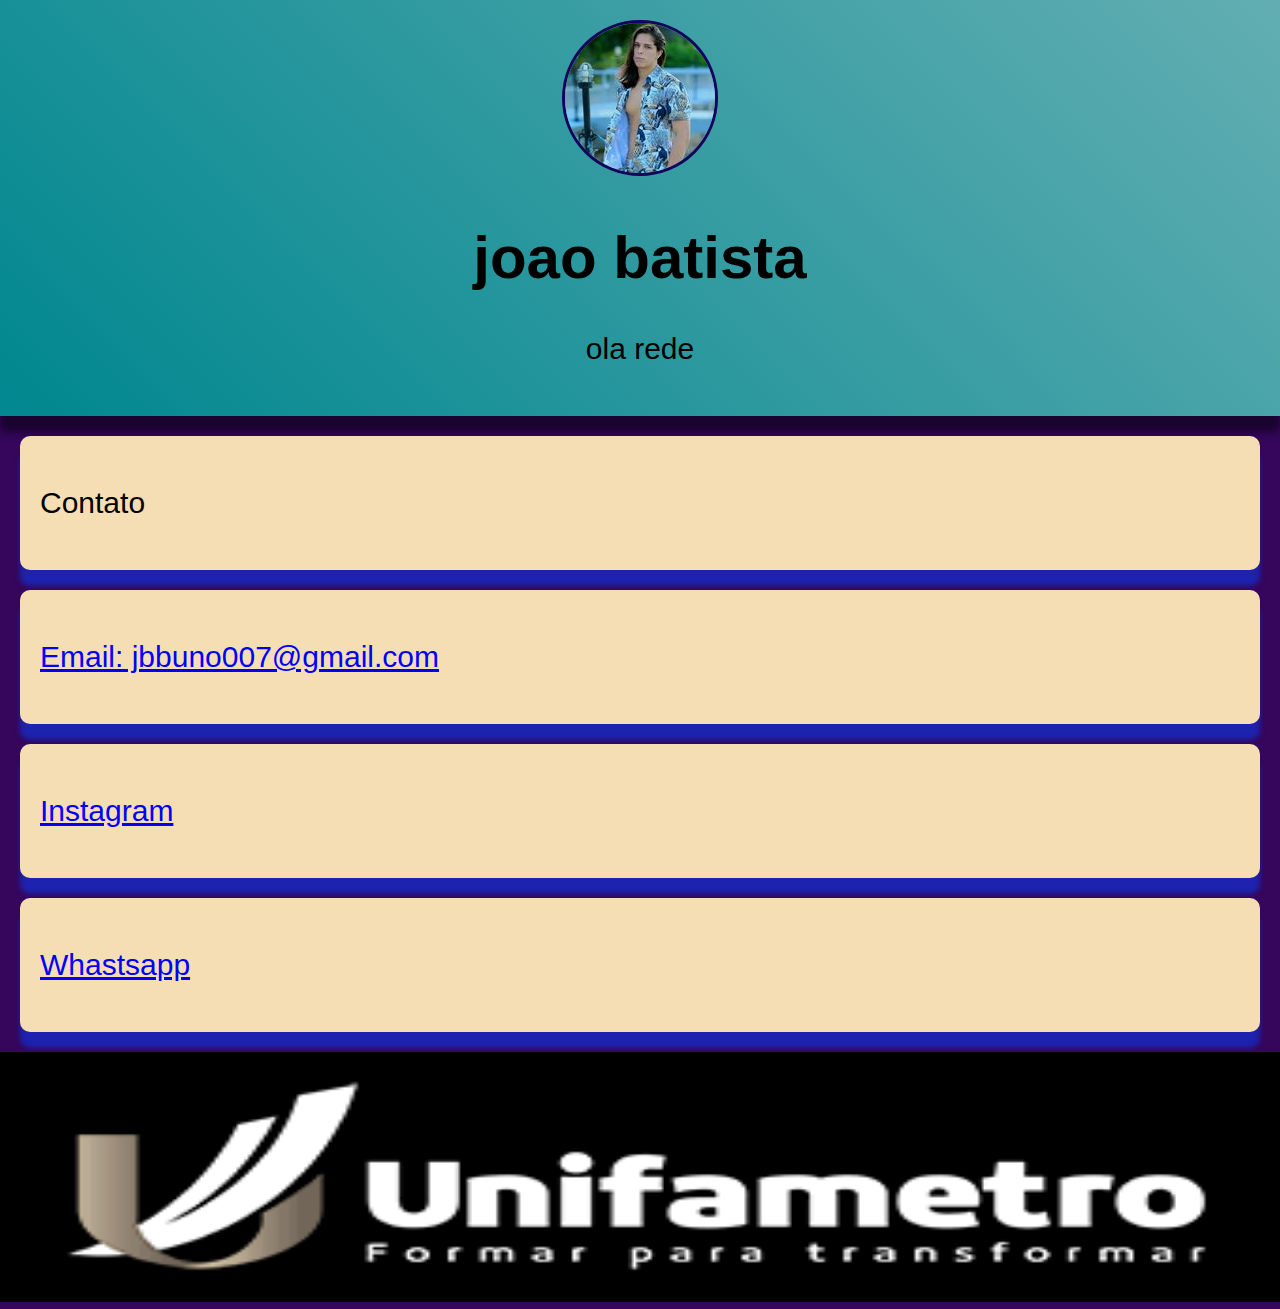
<file: curriculo/index.html>
<!DOCTYPE html>
<html lang="en">
<head>
    <meta charset="UTF-8">
    <title>Document</title>
    <link rel="stylesheet" href="style.css">
</head>
<body>
    <header>
        <img src="jb.jpg" alt="joao batista">
        <h1>joao batista</h1>
        <p>ola rede</p>
    </header>
    <div><section ><p>Contato</p></section>
        <section ><p> <a href="mailto:jbbuno007@gmail.com">Email: jbbuno007@gmail.com </a></p></section>
        <section><p><a target="_blank" href="https://www.instagram.com/joao__batist4/"> Instagram</a></p></section>
        <section><p><a target="_blank" href="https://wa.me/5585986654154?text=ola">Whastsapp</a></p</section>
    </div>
    <footer><img src="images.png" ></footer>
</body>
</html>
</file>
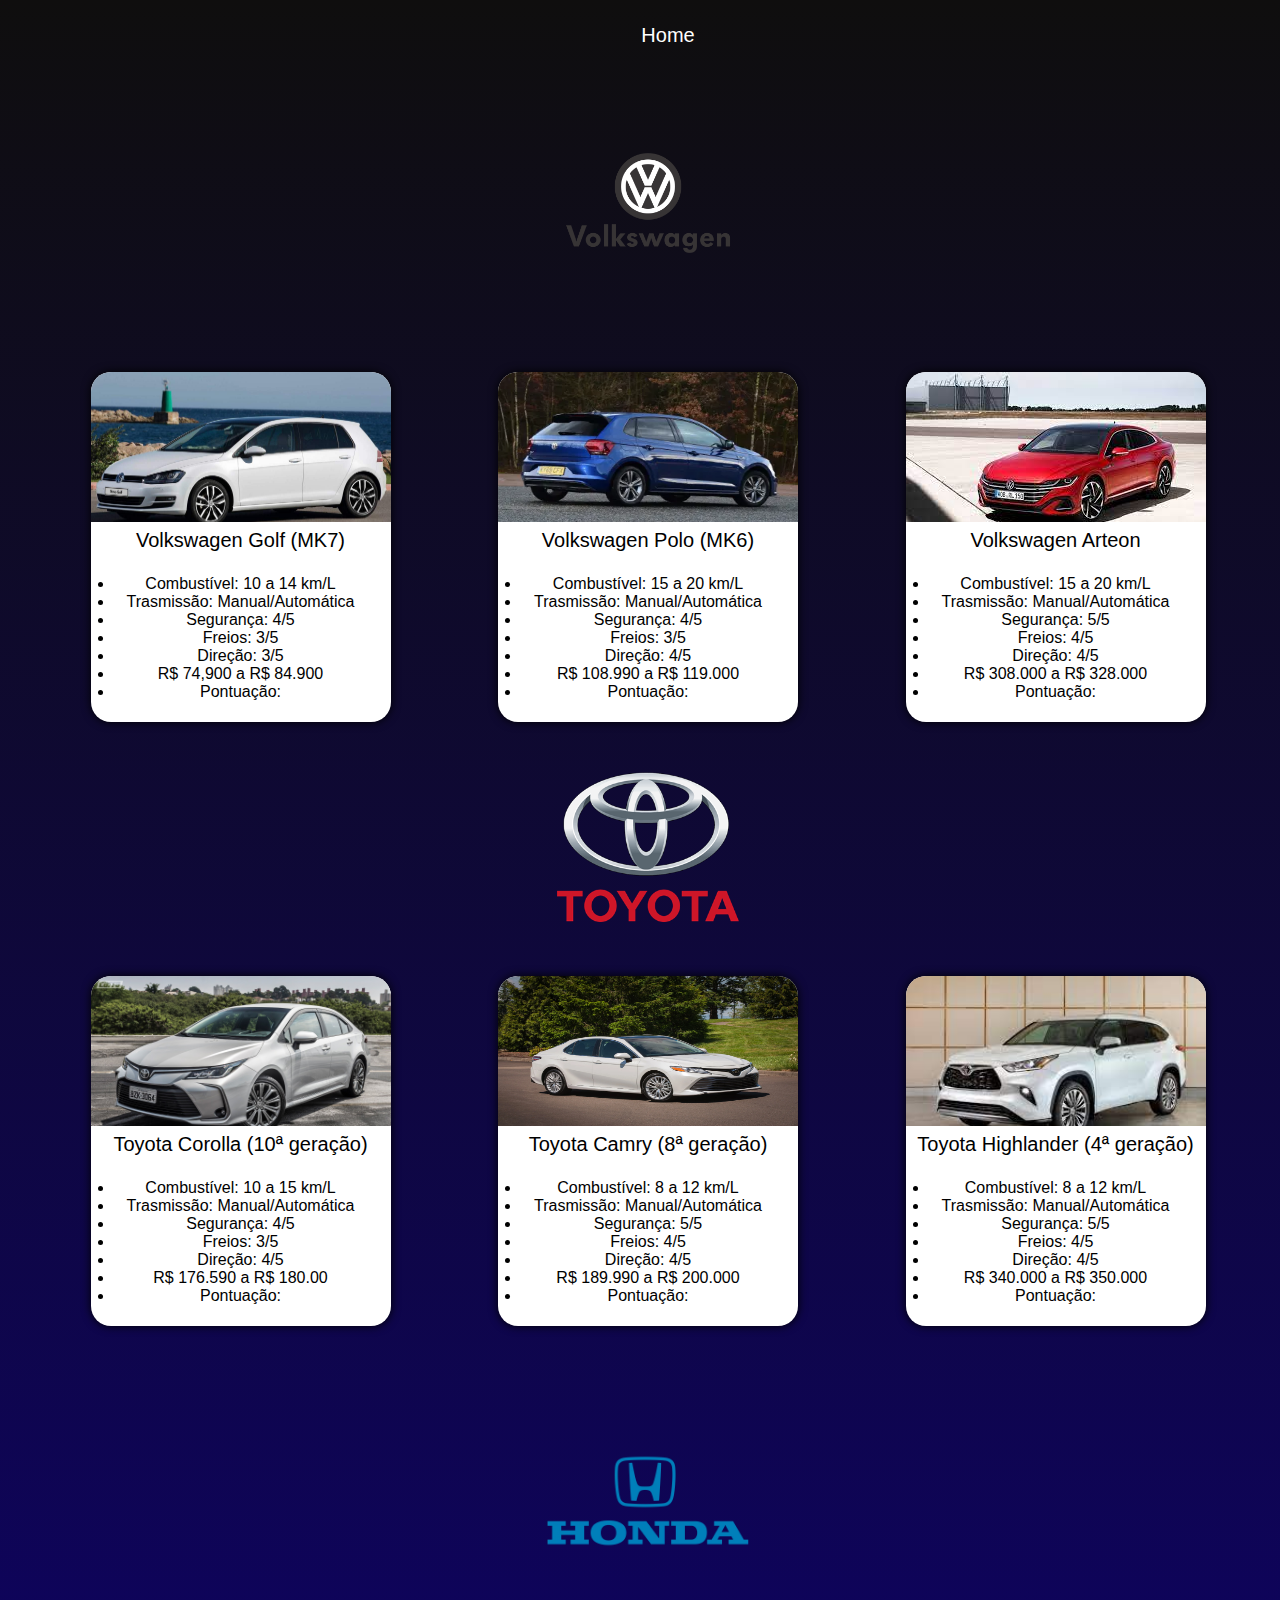
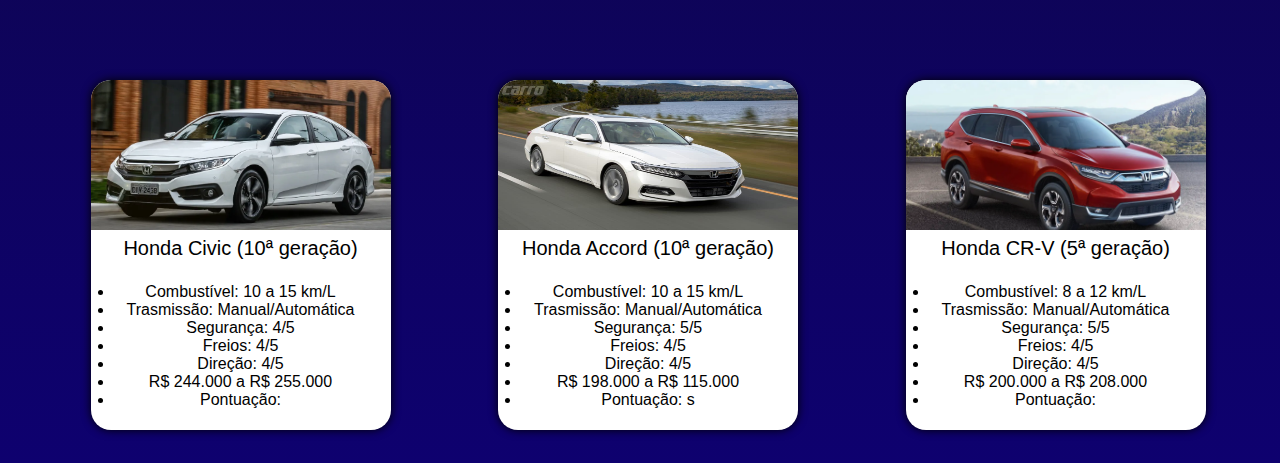
<file: prova/atual.html>
<!DOCTYPE html>
<html lang="en">
<head>
     <meta charset="UTF-8">
     <meta name="viewport" content="width=device-width, initial-scale=1.0">
     <title>Atual</title>
     <link rel="stylesheet" href="css/atual_style.css">
     <link rel="stylesheet" href="https://cdnjs.cloudflare.com/ajax/libs/font-awesome/6.4.2/css/all.min.css" integrity="sha512-z3gLpd7yknf1YoNbCzqRKc4qyor8gaKU1qmn+CShxbuBusANI9QpRohGBreCFkKxLhei6S9CQXFEbbKuqLg0DA==" crossorigin="anonymous" referrerpolicy="no-referrer" />
</head>
<body>
     <header class="header">
          <div class="navbar">
               <ul>
                    <li><a href="index.html">Home</a></li>
               </ul>
          </div>	
     </header>

     <center><img src="img/logo/volkswagen-logo-transparent-free-png.webp" style="padding: 15px;" height="250px"</center>
     <div class="container">
          <div class="card">
               <div class="card-header">
                    <img src="img/atual/Volkswagen Golf (MK7).jpg", height="180px">
               </div>
               <div class="card-body">
                    Volkswagen Golf (MK7)
               </div>
               <div class="card-info">
                         <li>Combustível: 10 a 14 km/L</li>
                         <li>Trasmissão:  Manual/Automática</li>
                         <li>Segurança: 4/5</li>
                         <li>Freios: 3/5</li>
                         <li>Direção: 3/5</li>
                         <li>R$ 74,900 a R$ 84.900</li>
                         <li>Pontuação:
                              <i class="fa-solid fa-star" style="color: #eeff00;"></i>
                              <i class="fa-solid fa-star" style="color: #eeff00;"></i>
                              <i class="fa-solid fa-star" style="color: #eeff00;"></i>
                              <i class="fa-solid fa-star-half-stroke" style="color: #eeff00;"></i>
                              <i class="fa-solid fa-star"></i>
                         </li>
               </div>
  
          </div>
          <div class="card">
               <div class="card-header">
                    <img src="img/atual/Volkswagen Polo (MK6).webp", height="150px">
               </div>
               <div class="card-body">
                    Volkswagen Polo (MK6)
               </div>
               <div class="card-info">
                    <li>Combustível: 15 a 20 km/L</li>
                    <li>Trasmissão: Manual/Automática</li>
                    <li>Segurança: 4/5</li>
                    <li>Freios: 3/5</li>
                    <li>Direção: 4/5</li>
                    <li>R$ 108.990 a R$ 119.000</li>
                    <li>Pontuação:
                         <i class="fa-solid fa-star" style="color: #eeff00;"></i>
                         <i class="fa-solid fa-star" style="color: #eeff00;"></i>
                         <i class="fa-solid fa-star" style="color: #eeff00;"></i>
                         <i class="fa-solid fa-star" style="color: #eeff00;"></i>
                         <i class="fa-solid fa-star"></i>
                    </li>
               </div>
          </div>
          <div class="card ">
               <div class="card-header">
                    <img src="img/atual/Volkswagen Arteon.jpg">
               </div>
               <div class="card-body">
                    Volkswagen Arteon
               </div>
               <div class="card-info">
                    <li>Combustível:  15 a 20 km/L</li>
                    <li>Trasmissão: Manual/Automática</li>
                    <li>Segurança: 5/5</li>
                    <li>Freios: 4/5</li>
                    <li>Direção: 4/5</li>
                    <li>R$ 308.000 a R$ 328.000</li>
                    <li>Pontuação:
                         <i class="fa-solid fa-star" style="color: #eeff00;"></i>
                         <i class="fa-solid fa-star" style="color: #eeff00;"></i>
                         <i class="fa-solid fa-star" style="color: #eeff00;"></i>
                         <i class="fa-solid fa-star" style="color: #eeff00;"></i>
                         <i class="fa-solid fa-star"></i>
                    </li>
               </div>

          </div>
     </div>
     <center><img src="img/logo/logo to.png" style="padding: 25px;" height="150px"</center>
     <div class="container" >
          <div class="card">
               <div class="card-header">
                    <img src="img/atual/Toyota Corolla (Décima segunda geração).jpg", height="180px">
               </div>
               <div class="card-body">
                    Toyota Corolla (10ª geração) 
               </div>
               <div class="card-info">
                    <li>Combustível:  10 a 15 km/L</li>
                    <li>Trasmissão: Manual/Automática</li>
                    <li>Segurança: 4/5</li>
                    <li>Freios: 3/5</li>
                    <li>Direção: 4/5</li>
                    <li>R$  176.590 a R$  180.00</li>
                    <li>Pontuação:
                         <i class="fa-solid fa-star" style="color: #eeff00;"></i>
                         <i class="fa-solid fa-star" style="color: #eeff00;"></i>
                         <i class="fa-solid fa-star" style="color: #eeff00;"></i>
                         <i class="fa-solid fa-star" style="color: #eeff00;"></i>
                         <i class="fa-solid fa-star"></i>
                    </li>
               </div>

          </div>
          <div class="card">
               <div class="card-header">
                    <img src="img/atual/Toyota Camry (Oitava geração).webp", height="150px">
               </div>
               <div class="card-body">
                    Toyota Camry (8ª geração)
               </div>
               <div class="card-info">
                    <li>Combustível: 8 a 12 km/L</li>
                    <li>Trasmissão: Manual/Automática</li>
                    <li>Segurança: 5/5</li>
                    <li>Freios: 4/5</li>
                    <li>Direção: 4/5</li>
                    <li>R$ 189.990 a R$ 200.000</li>
                    <li>Pontuação:
                    <i class="fa-solid fa-star" style="color: #eeff00;"></i>
                    <i class="fa-solid fa-star" style="color: #eeff00;"></i>
                    <i class="fa-solid fa-star" style="color: #eeff00;"></i>
                    <i class="fa-solid fa-star" style="color: #eeff00;"></i>
                    <i class="fa-solid fa-star"></i>
                    </li>
               </div>
               </div>
          <div class="card ">
               <div class="card-header">
                    <img src="img/atual/folks4.jpg">
               </div>
               <div class="card-body">
                    Toyota Highlander (4ª geração)
               </div>
               <div class="card-info">
                    <li>Combustível: 8 a 12 km/L</li>
                    <li>Trasmissão: Manual/Automática</li>
                    <li>Segurança: 5/5</li>
                    <li>Freios: 4/5</li>
                    <li>Direção: 4/5</li>
                    <li>R$ 340.000 a R$ 350.000</li>
                    <li>Pontuação:
                         <i class="fa-solid fa-star" style="color: #eeff00;"></i>
                         <i class="fa-solid fa-star" style="color: #eeff00;"></i>
                         <i class="fa-solid fa-star" style="color: #eeff00;"></i>
                         <i class="fa-solid fa-star" style="color: #eeff00;"></i>
                         <i class="fa-solid fa-star"></i>        
                    </li>
               </div>

          </div>
     </div>
     <center><img src="img/logo/loho h.png" style="padding: 25px;" height="250px"</center>
     <div class="container">
          <div class="card">
               <div class="card-header">
                    <img src="img/atual/Honda Civic.webp" ,height="180px">
               </div>
               <div class="card-body">
                    Honda Civic (10ª geração)
               </div>
               <div class="card-info">
                    <li>Combustível: 10 a 15 km/L</li>
                    <li>Trasmissão: Manual/Automática</li>
                    <li>Segurança: 4/5</li>
                    <li>Freios: 4/5</li>
                    <li>Direção: 4/5</li>
                    <li>R$ 244.000 a R$ 255.000</li>
                    <li>Pontuação:
                         <i class="fa-solid fa-star" style="color: #eeff00;"></i>
                         <i class="fa-solid fa-star" style="color: #eeff00;"></i>
                         <i class="fa-solid fa-star" style="color: #eeff00;"></i>
                         <i class="fa-solid fa-star" style="color: #eeff00;"></i>
                         <i class="fa-solid fa-star"></i>
                    </li>
               </div>

          </div>
          <div class="card">
               <div class="card-header">
                    <img src="img/atual/honda10.jpg", height="150px">
               </div>
               <div class="card-body">
                    Honda Accord (10ª  geração)
               </div>
               <div class="card-info">
                    <li>Combustível: 10 a 15 km/L</li>
                    <li>Trasmissão: Manual/Automática</li>
                    <li>Segurança: 5/5</li>
                    <li>Freios: 4/5</li>
                    <li>Direção: 4/5</li>
                    <li>R$ 198.000 a R$ 115.000</li>
                    <li>Pontuação:
                    <i class="fa-solid fa-star" style="color: #eeff00;"></i>
                    <i class="fa-solid fa-star" style="color: #eeff00;"></i>
                    <i class="fa-solid fa-star" style="color: #eeff00;"></i>
                    <i class="fa-solid fa-star" style="color: #eeff00;"></i>s
                    <i class="fa-solid fa-star-half-stroke" style="color: #eeff00;"></i>
               </li>
               </div>
               </div>
          <div class="card ">
               <div class="card-header">
                    <img src="img/atual/5.webp">
               </div>
               <div class="card-body">
                    Honda CR-V (5ª geração)
               </div>
               <div class="card-info">
                    <li>Combustível: 8 a 12 km/L</li>
                    <li>Trasmissão: Manual/Automática</li>
                    <li>Segurança: 5/5</li>
                    <li>Freios: 4/5</li>
                    <li>Direção: 4/5</li>
                    <li>R$ 200.000 a R$ 208.000</li>
                    <li>Pontuação:
                         <i class="fa-solid fa-star" style="color: #eeff00;"></i>
                         <i class="fa-solid fa-star" style="color: #eeff00;"></i>
                         <i class="fa-solid fa-star" style="color: #eeff00;"></i>
                         <i class="fa-solid fa-star" style="color: #eeff00;"></i>
                         <i class="fa-solid fa-star"></i>        
                    </li>
               </div>

          </div>
     </div>
</body>
</html>
</file>
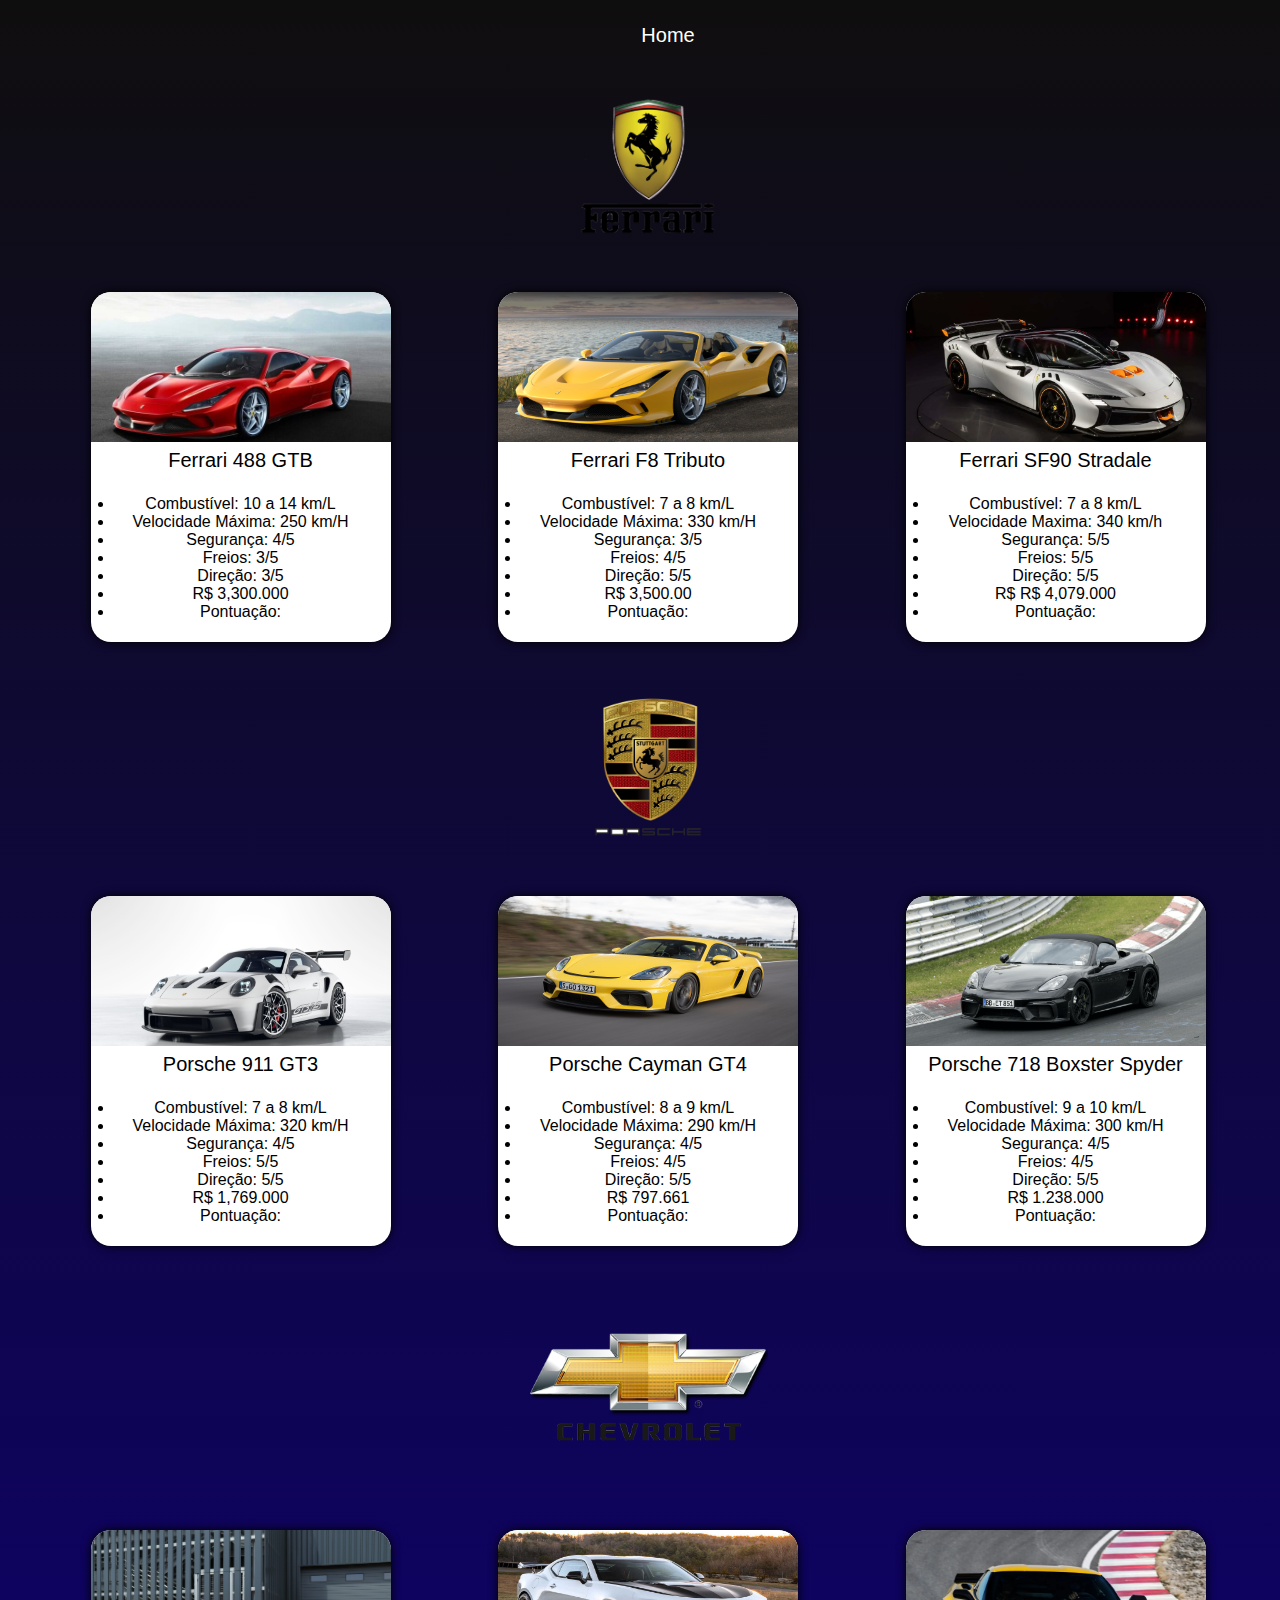
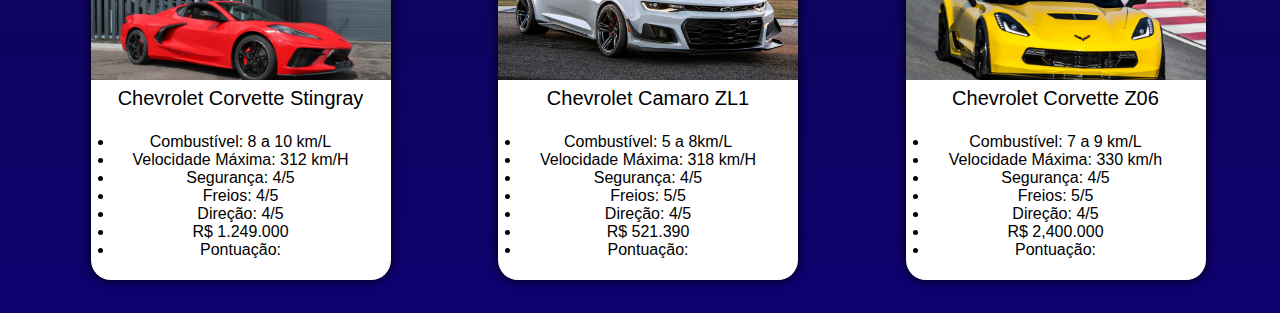
<file: prova/esportivo.html>
<!DOCTYPE html>
<html lang="en">
<head>
     <meta charset="UTF-8">
     <meta name="viewport" content="width=device-width, initial-scale=1.0">
     <title>Esportivos</title>
     <link rel="stylesheet" href="css/atual_style.css">
     <link rel="stylesheet" href="https://cdnjs.cloudflare.com/ajax/libs/font-awesome/6.4.2/css/all.min.css" integrity="sha512-z3gLpd7yknf1YoNbCzqRKc4qyor8gaKU1qmn+CShxbuBusANI9QpRohGBreCFkKxLhei6S9CQXFEbbKuqLg0DA==" crossorigin="anonymous" referrerpolicy="no-referrer" />
</head>
<body>
     <header class="header">
          <div class="navbar">
               <ul>
                    <li><a href="index.html">Home</a></li>
               </ul>
          </div>	
     </header>

     <center><img src="img/logo/ferrari.png" style="padding: 25px;" height="150px"</center>
     <div class="container">
          <div class="card">
               <div class="card-header">
                    <img src="img/esportivo/Ferrari 488 GTB.jpg", height="180px">
               </div>
               <div class="card-body">
                    Ferrari 488 GTB
               </div>
               <div class="card-info">
                         <li>Combustível: 10 a 14 km/L</li>
                         <li>Velocidade Máxima: 250 km/H</li>
                         <li>Segurança: 4/5</li>
                         <li>Freios: 3/5</li>
                         <li>Direção: 3/5</li>
                         <li>R$ 3,300.000 </li>
                         <li>Pontuação:
                              <i class="fa-solid fa-star" style="color: #eeff00;"></i>
                              <i class="fa-solid fa-star" style="color: #eeff00;"></i>
                              <i class="fa-solid fa-star" style="color: #eeff00;"></i>
                              <i class="fa-solid fa-star-half-stroke" style="color: #eeff00;"></i>
                              <i class="fa-solid fa-star"></i>
                         </li>
               </div>
  
          </div>
          <div class="card">
               <div class="card-header">
                    <img src="img/esportivo/Ferrari F8 Tributo.webp", height="150px">
               </div>
               <div class="card-body">
                    Ferrari F8 Tributo
               </div>
               <div class="card-info">
                    <li>Combustível:  7 a 8 km/L</li>
                    <li>Velocidade Máxima:  330 km/H</li>
                    <li>Segurança: 3/5</li>
                    <li>Freios: 4/5</li>
                    <li>Direção: 5/5</li>
                    <li>R$ 3,500.00</li>
                    <li>Pontuação:
                         <i class="fa-solid fa-star" style="color: #eeff00;"></i>
                         <i class="fa-solid fa-star" style="color: #eeff00;"></i>
                         <i class="fa-solid fa-star" style="color: #eeff00;"></i>
                         <i class="fa-solid fa-star" style="color: #eeff00;"></i>
                         <i class="fa-solid fa-star"></i>
                    </li>
               </div>
          </div>
          <div class="card ">
               <div class="card-header">
                    <img src="img/esportivo/Ferrari SF90 Stradale.webp">
               </div>
               <div class="card-body">
                    Ferrari SF90 Stradale
               </div>
               <div class="card-info">
                    <li>Combustível:  7 a 8 km/L</li>
                    <li>Velocidade Maxima: 340 km/h</li>
                    <li>Segurança: 5/5</li>
                    <li>Freios: 5/5</li>
                    <li>Direção: 5/5</li>
                    <li>R$ R$ 4,079.000 </li>
                    <li>Pontuação:
                         <i class="fa-solid fa-star" style="color: #eeff00;"></i>
                         <i class="fa-solid fa-star" style="color: #eeff00;"></i>
                         <i class="fa-solid fa-star" style="color: #eeff00;"></i>
                         <i class="fa-solid fa-star" style="color: #eeff00;"></i>
                         <i class="fa-solid fa-star" style="color: #eeff00;"></i>
                    </li>
               </div>

          </div>
     </div>
     <center><img src="img/logo/Porsche.png" style="padding: 25px;" height="150px"</center>
     <div class="container" >
          <div class="card">
               <div class="card-header">
                    <img src="img/esportivo/Porsche 911 GT3.jpg", height="180px">
               </div>
               <div class="card-body">
                    Porsche 911 GT3
               </div>
               <div class="card-info">
                    <li>Combustível: 7 a 8 km/L</li>
                    <li>Velocidade Máxima: 320 km/H</li>
                    <li>Segurança: 4/5</li>
                    <li>Freios: 5/5</li>
                    <li>Direção: 5/5</li>
                    <li>R$  1,769.000 </li>
                    <li>Pontuação:
                         <i class="fa-solid fa-star" style="color: #eeff00;"></i>
                         <i class="fa-solid fa-star" style="color: #eeff00;"></i>
                         <i class="fa-solid fa-star" style="color: #eeff00;"></i>
                         <i class="fa-solid fa-star" style="color: #eeff00;"></i>
                         <i class="fa-solid fa-star-half-stroke" style="color: #eeff00;"></i>
                    </li>
               </div>

          </div>
          <div class="card">
               <div class="card-header">
                    <img src="img/esportivo/Porsche Cayman GT4.jpg", height="150px">
               </div>
               <div class="card-body">
                    Porsche Cayman GT4
               </div>
               <div class="card-info">
                    <li>Combustível: 8 a 9 km/L</li>
                    <li>Velocidade Máxima: 290 km/H</li>
                    <li>Segurança: 4/5</li>
                    <li>Freios: 4/5</li>
                    <li>Direção: 5/5</li>
                    <li>R$ 797.661 </li>
                    <li>Pontuação:
                    <i class="fa-solid fa-star" style="color: #eeff00;"></i>
                    <i class="fa-solid fa-star" style="color: #eeff00;"></i>
                    <i class="fa-solid fa-star" style="color: #eeff00;"></i>
                    <i class="fa-solid fa-star" style="color: #eeff00;"></i>
                    <i class="fa-solid fa-star-half-stroke" style="color: #eeff00;"></i>
               </li>
               </div>
               </div>
          <div class="card ">
               <div class="card-header">
                    <img src="img/esportivo/Porsche 718 Boxster Spyder.png">
               </div>
               <div class="card-body">
                    Porsche 718 Boxster Spyder
               </div>
               <div class="card-info">
                    <li>Combustível: 9 a 10 km/L</li>
                    <li>Velocidade Máxima: 300 km/H</li>
                    <li>Segurança: 4/5 </li>
                    <li>Freios: 4/5 </li>
                    <li>Direção: 5/5 </li>
                    <li>R$ 1.238.000 </li>
                    <li>Pontuação:
                         <i class="fa-solid fa-star" style="color: #eeff00;"></i>
                         <i class="fa-solid fa-star" style="color: #eeff00;"></i>
                         <i class="fa-solid fa-star" style="color: #eeff00;"></i>
                         <i class="fa-solid fa-star" style="color: #eeff00;"></i>
                         <i class="fa-solid fa-star"></i>        
                    </li>
               </div>

          </div>
     </div>
     <center><img src="img/logo/Chevrolet.jpg" style="padding: 25px;" height="180px"</center>
     <div class="container">
          <div class="card">
               <div class="card-header">
                    <img src="img/esportivo/Chevrolet Corvette Stingray.jpg" ,height="180px">
               </div>
               <div class="card-body">
                    Chevrolet Corvette Stingray
               </div>
               <div class="card-info">
                    <li>Combustível: 8 a 10 km/L</li>
                    <li>Velocidade Máxima: 312 km/H</li>
                    <li>Segurança: 4/5</li>
                    <li>Freios: 4/5</li>
                    <li>Direção: 4/5</li>
                    <li>R$  1.249.000</li>
                    <li>Pontuação:
                         <i class="fa-solid fa-star" style="color: #eeff00;"></i>
                         <i class="fa-solid fa-star" style="color: #eeff00;"></i>
                         <i class="fa-solid fa-star" style="color: #eeff00;"></i>
                         <i class="fa-solid fa-star" style="color: #eeff00;"></i>
                         <i class="fa-solid fa-star"></i>
                    </li>
               </div>

          </div>
          <div class="card">
               <div class="card-header">
                    <img src="img/esportivo/Chevrolet Camaro ZL1.jpg", height="150px">
               </div>
               <div class="card-body">
                    Chevrolet Camaro ZL1
               </div>
               <div class="card-info">
                    <li>Combustível: 5 a 8km/L</li>
                    <li>Velocidade Máxima:  318 km/H</li>
                    <li>Segurança: 4/5</li>
                    <li>Freios: 5/5</li>
                    <li>Direção: 4/5</li>
                    <li>R$ 521.390</li>
                    <li>Pontuação:
                    <i class="fa-solid fa-star" style="color: #eeff00;"></i>
                    <i class="fa-solid fa-star" style="color: #eeff00;"></i>
                    <i class="fa-solid fa-star" style="color: #eeff00;"></i>
                    <i class="fa-solid fa-star" style="color: #eeff00;"></i>
                    <i class="fa-solid fa-star-half-stroke" style="color: #eeff00;"></i>
                    </li>
               </div>
          </div>
          <div class="card ">
               <div class="card-header">
                    <img src="img/esportivo/Chevrolet Corvette Z06.webp">
               </div>
               <div class="card-body">
                    Chevrolet Corvette Z06
               </div>
               <div class="card-info">
                    <li>Combustível: 7 a 9 km/L</li>
                    <li>Velocidade Máxima: 330 km/h</li>
                    <li>Segurança: 4/5</li>
                    <li>Freios: 5/5</li>
                    <li>Direção: 4/5</li>
                    <li>R$  2,400.000</li>
                    <li>Pontuação:
                         <i class="fa-solid fa-star" style="color: #eeff00;"></i>
                         <i class="fa-solid fa-star" style="color: #eeff00;"></i>
                         <i class="fa-solid fa-star" style="color: #eeff00;"></i>
                         <i class="fa-solid fa-star" style="color: #eeff00;"></i>
                         <i class="fa-solid fa-star"></i>        
                    </li>
               </div>

          </div>
     </div>
</body>
</html>
</file>
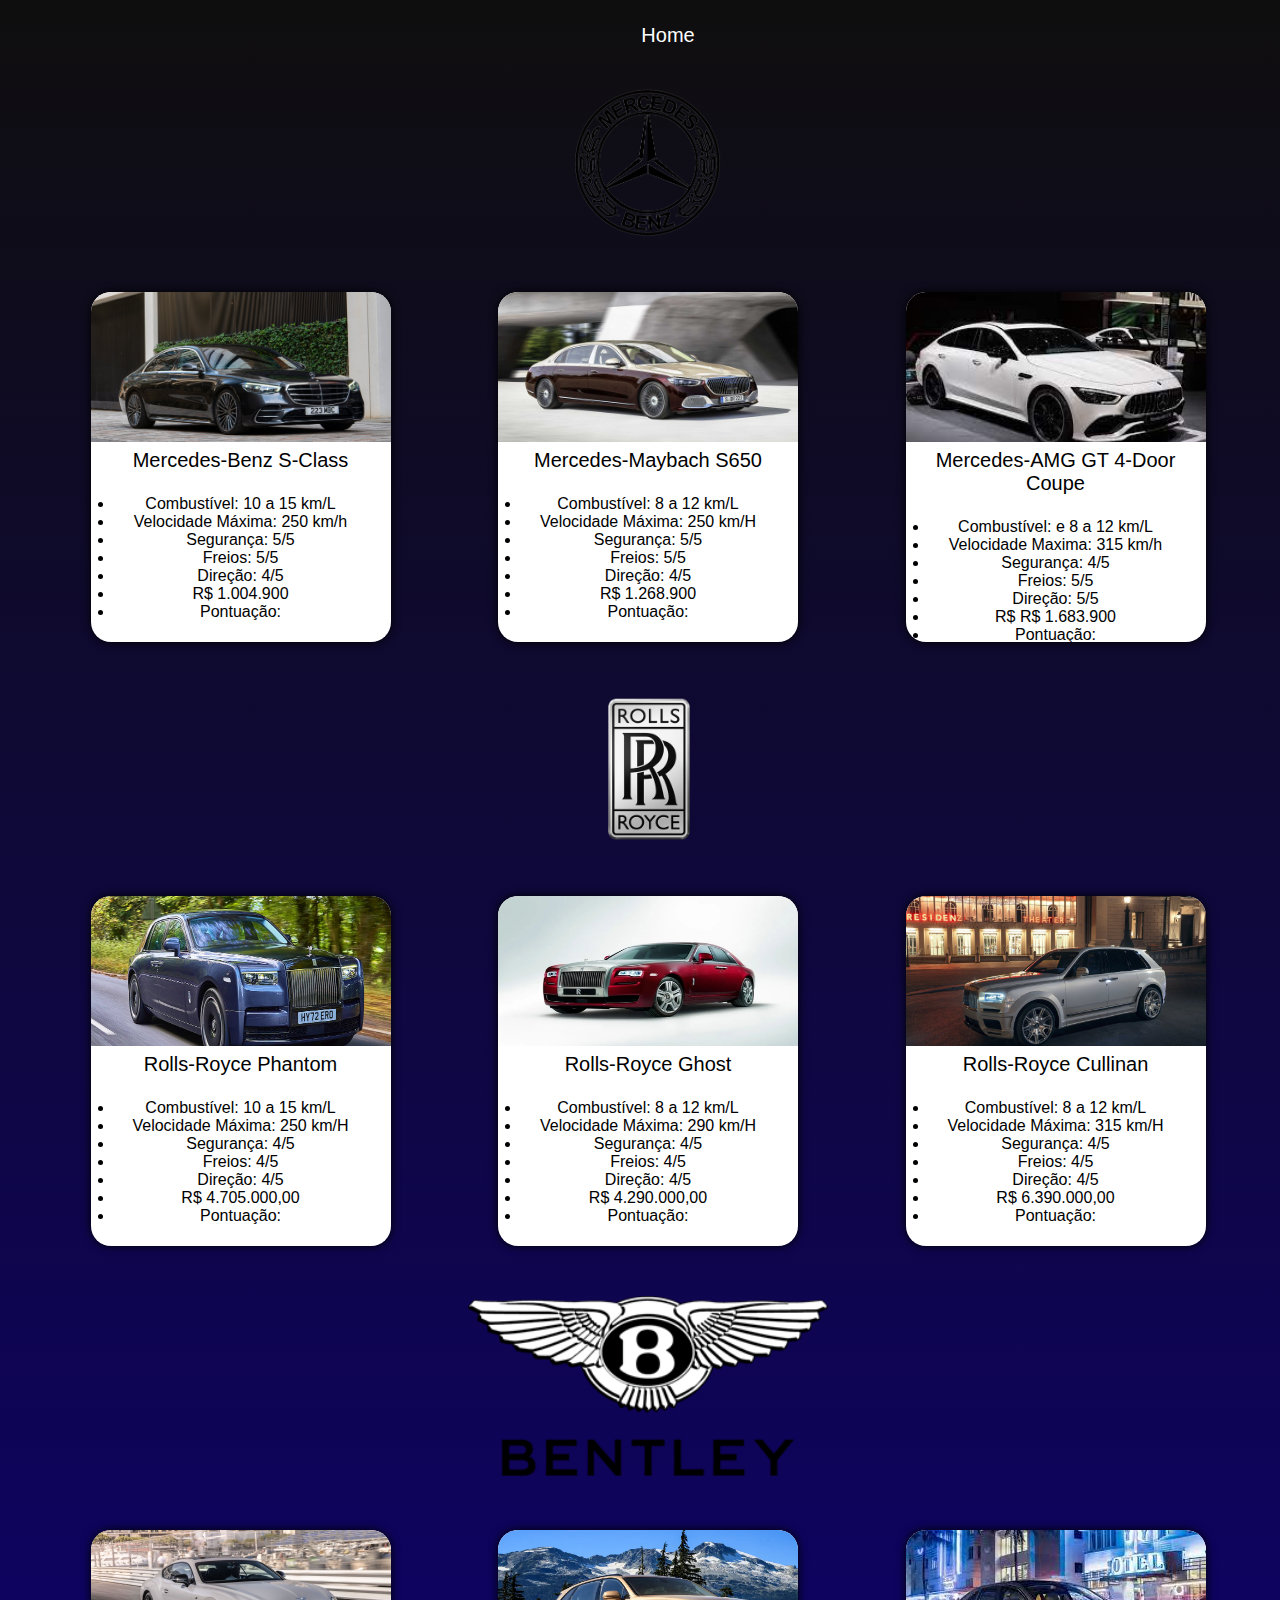
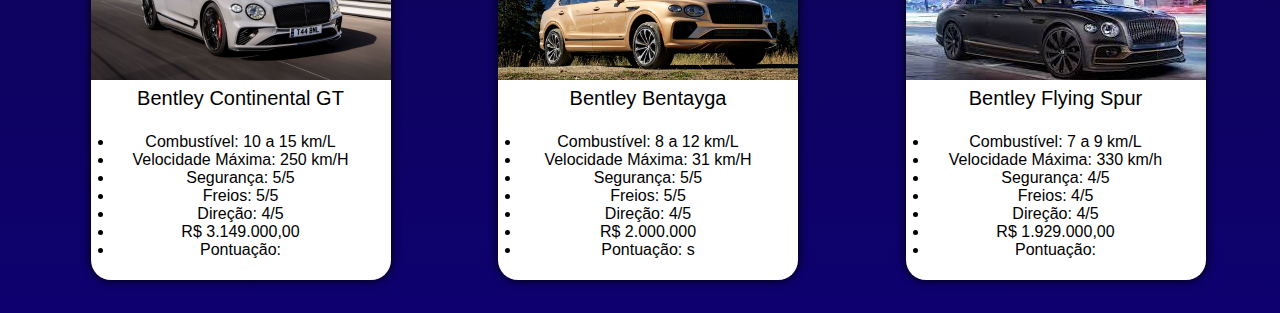
<file: prova/luxo.html>
<!DOCTYPE html>
<html lang="en">
<head>
     <meta charset="UTF-8">
     <meta name="viewport" content="width=device-width, initial-scale=1.0">
     <title>Lucos</title>
     <link rel="stylesheet" href="css/atual_style.css">
     <link rel="stylesheet" href="https://cdnjs.cloudflare.com/ajax/libs/font-awesome/6.4.2/css/all.min.css" integrity="sha512-z3gLpd7yknf1YoNbCzqRKc4qyor8gaKU1qmn+CShxbuBusANI9QpRohGBreCFkKxLhei6S9CQXFEbbKuqLg0DA==" crossorigin="anonymous" referrerpolicy="no-referrer" />
</head>
<body>
     <header class="header">
          <div class="navbar">
               <ul>
                    <li><a href="index.html">Home</a></li>
               </ul>
          </div>	
     </header>

     <center><img src="img/logo/mer.png" style="padding: 25px;" height="150px"</center>
     <div class="container">
          <div class="card">
               <div class="card-header">
                    <img src="img/luxo/Mercedes S-Class 2020 (10).jpg", height="180px">
               </div>
               <div class="card-body">
                    Mercedes-Benz S-Class
               </div>
               <div class="card-info">
                         <li>Combustível:   10 a 15 km/L</li>
                         <li>Velocidade Máxima: 250 km/h</li>
                         <li>Segurança: 5/5</li>
                         <li>Freios: 5/5</li>
                         <li>Direção: 4/5</li>
                         <li>R$ 1.004.900</li>
                         <li>Pontuação:
                              <i class="fa-solid fa-star" style="color: #eeff00;"></i>
                              <i class="fa-solid fa-star" style="color: #eeff00;"></i>
                              <i class="fa-solid fa-star" style="color: #eeff00;"></i>
                              <i class="fa-solid fa-star" style="color: #eeff00;"></i>
                              <i class="fa-solid fa-star-half-stroke" style="color: #eeff00;"></i>
                         </li>
               </div>
  
          </div>
          <div class="card">
               <div class="card-header">
                    <img src="img/luxo/2021-mercedes-maybach-s-class.jpg", height="150px">
               </div>
               <div class="card-body">
                    Mercedes-Maybach S650
               </div>
               <div class="card-info">
                    <li>Combustível:  8 a 12 km/L</li>
                    <li>Velocidade Máxima:  250 km/H</li>
                    <li>Segurança: 5/5</li>
                    <li>Freios: 5/5</li>
                    <li>Direção: 4/5</li>
                    <li>R$ 1.268.900</li>
                    <li>Pontuação:
                         <i class="fa-solid fa-star" style="color: #eeff00;"></i>
                         <i class="fa-solid fa-star" style="color: #eeff00;"></i>
                         <i class="fa-solid fa-star" style="color: #eeff00;"></i>
                         <i class="fa-solid fa-star" style="color: #eeff00;"></i>
                         <i class="fa-solid fa-star-half-stroke" style="color: #eeff00;"></i>
                    </li>
               </div>
          </div>
          <div class="card ">
               <div class="card-header">
                    <img src="img/luxo/Mercedes-AMG GT 4-Door Coupe.jpg">
               </div>
               <div class="card-body">
                    Mercedes-AMG GT 4-Door Coupe
               </div>
               <div class="card-info">
                    <li>Combustível:  e 8 a 12 km/L</li>
                    <li>Velocidade Maxima: 315 km/h</li>
                    <li>Segurança: 4/5</li>
                    <li>Freios: 5/5</li>
                    <li>Direção: 5/5</li>
                    <li>R$ R$  1.683.900 </li>
                    <li>Pontuação:
                         <i class="fa-solid fa-star" style="color: #eeff00;"></i>
                         <i class="fa-solid fa-star" style="color: #eeff00;"></i>
                         <i class="fa-solid fa-star" style="color: #eeff00;"></i>
                         <i class="fa-solid fa-star" style="color: #eeff00;"></i>
                         <i class="fa-solid fa-star" style="color: #eeff00;"></i>
                    </li>
               </div>

          </div>
     </div>
     <center><img src="img/logo/rolls-royce.png" style="padding: 25px;" height="150px"</center>
     <div class="container" >
          <div class="card">
               <div class="card-header">
                    <img src="img/luxo/Rolls-Royce Phantom.jpg", height="180px">
               </div>
               <div class="card-body">
                    Rolls-Royce Phantom
               </div>
               <div class="card-info">
                    <li>Combustível:  10 a 15 km/L</li>
                    <li>Velocidade Máxima: 250 km/H</li>
                    <li>Segurança: 4/5</li>
                    <li>Freios: 4/5</li>
                    <li>Direção: 4/5</li>
                    <li>R$ 4.705.000,00</li>
                    <li>Pontuação:
                         <i class="fa-solid fa-star" style="color: #eeff00;"></i>
                         <i class="fa-solid fa-star" style="color: #eeff00;"></i>
                         <i class="fa-solid fa-star" style="color: #eeff00;"></i>
                         <i class="fa-solid fa-star" style="color: #eeff00;"></i>
                         <i class="fa-solid fa-star"></i>
                    </li>
               </div>

          </div>
          <div class="card">
               <div class="card-header">
                    <img src="img/luxo/Rolls-Royce Ghost.webp", height="150px">
               </div>
               <div class="card-body">
                    Rolls-Royce Ghost
               </div>
               <div class="card-info">
                    <li>Combustível: 8 a 12  km/L</li>
                    <li>Velocidade Máxima: 290 km/H</li>
                    <li>Segurança: 4/5</li>
                    <li>Freios: 4/5</li>
                    <li>Direção: 4/5</li>
                    <li>R$ 4.290.000,00 </li>
                    <li>Pontuação:
                    <i class="fa-solid fa-star" style="color: #eeff00;"></i>
                    <i class="fa-solid fa-star" style="color: #eeff00;"></i>
                    <i class="fa-solid fa-star" style="color: #eeff00;"></i>
                    <i class="fa-solid fa-star" style="color: #eeff00;"></i>
                    <i class="fa-solid fa-star"></i>
               </li>
               </div>
               </div>
          <div class="card ">
               <div class="card-header">
                    <img src="img/luxo/Rolls-Royce Cullinan.jpg">
               </div>
               <div class="card-body">
                    Rolls-Royce Cullinan
               </div>
               <div class="card-info">
                    <li>Combustível:  8 a 12  km/L</li>
                    <li>Velocidade Máxima: 315 km/H</li>
                    <li>Segurança: 4/5 </li>
                    <li>Freios: 4/5 </li>
                    <li>Direção: 4/5 </li>
                    <li>R$  6.390.000,00 </li>
                    <li>Pontuação:
                         <i class="fa-solid fa-star" style="color: #eeff00;"></i>
                         <i class="fa-solid fa-star" style="color: #eeff00;"></i>
                         <i class="fa-solid fa-star" style="color: #eeff00;"></i>
                         <i class="fa-solid fa-star" style="color: #eeff00;"></i>
                         <i class="fa-solid fa-star"></i>
                    </li>
               </div>

          </div>
     </div>
     <center><img src="img/logo/Bentley.png" style="padding: 25px;" height="180px"</center>
     <div class="container">
          <div class="card">
               <div class="card-header">
                    <img src="img/luxo/Bentley Continental GT.jpg" ,height="180px">
               </div>
               <div class="card-body">
                    Bentley Continental GT
               </div>
               <div class="card-info">
                    <li>Combustível:  10 a 15 km/L</li>
                    <li>Velocidade Máxima: 250 km/H</li>
                    <li>Segurança: 5/5</li>
                    <li>Freios: 5/5</li>
                    <li>Direção: 4/5</li>
                    <li>R$  3.149.000,00</li>
                    <li>Pontuação:
                         <i class="fa-solid fa-star" style="color: #eeff00;"></i>
                         <i class="fa-solid fa-star" style="color: #eeff00;"></i>
                         <i class="fa-solid fa-star" style="color: #eeff00;"></i>
                         <i class="fa-solid fa-star" style="color: #eeff00;"></i>
                         <i class="fa-solid fa-star-half-stroke" style="color: #eeff00;"></i>
                    </li>
               </div>

          </div>
          <div class="card">
               <div class="card-header">
                    <img src="img/luxo/Bentley Bentayga.webp", height="150px">
               </div>
               <div class="card-body">
                    Bentley Bentayga
               </div>
               <div class="card-info">
                    <li>Combustível:  8 a 12 km/L</li>
                    <li>Velocidade Máxima:  31 km/H</li>
                    <li>Segurança: 5/5</li>
                    <li>Freios: 5/5</li>
                    <li>Direção: 4/5</li>
                    <li>R$ 2.000.000</li>
                    <li>Pontuação:
                    <i class="fa-solid fa-star" style="color: #eeff00;"></i>
                    <i class="fa-solid fa-star" style="color: #eeff00;"></i>
                    <i class="fa-solid fa-star" style="color: #eeff00;"></i>
                    <i class="fa-solid fa-star" style="color: #eeff00;"></i>s
                    <i class="fa-solid fa-star-half-stroke" style="color: #eeff00;"></i>
                    </li>
               </div>
          </div>
          <div class="card ">
               <div class="card-header">
                    <img src="img/luxo/Bentley Flying Spur.jpg">
               </div>
               <div class="card-body">
                    Bentley Flying Spur
               </div>
               <div class="card-info">
                    <li>Combustível: 7 a 9 km/L</li>
                    <li>Velocidade Máxima: 330 km/h</li>
                    <li>Segurança: 4/5</li>
                    <li>Freios: 4/5</li>
                    <li>Direção: 4/5</li>
                    <li>R$  1.929.000,00</li>
                    <li>Pontuação:
                         <i class="fa-solid fa-star" style="color: #eeff00;"></i>
                         <i class="fa-solid fa-star" style="color: #eeff00;"></i>
                         <i class="fa-solid fa-star" style="color: #eeff00;"></i>
                         <i class="fa-solid fa-star" style="color: #eeff00;"></i>
                         <i class="fa-solid fa-star"></i>        
                    </li>
               </div>

          </div>
     </div>
</body>
</html>
</file>
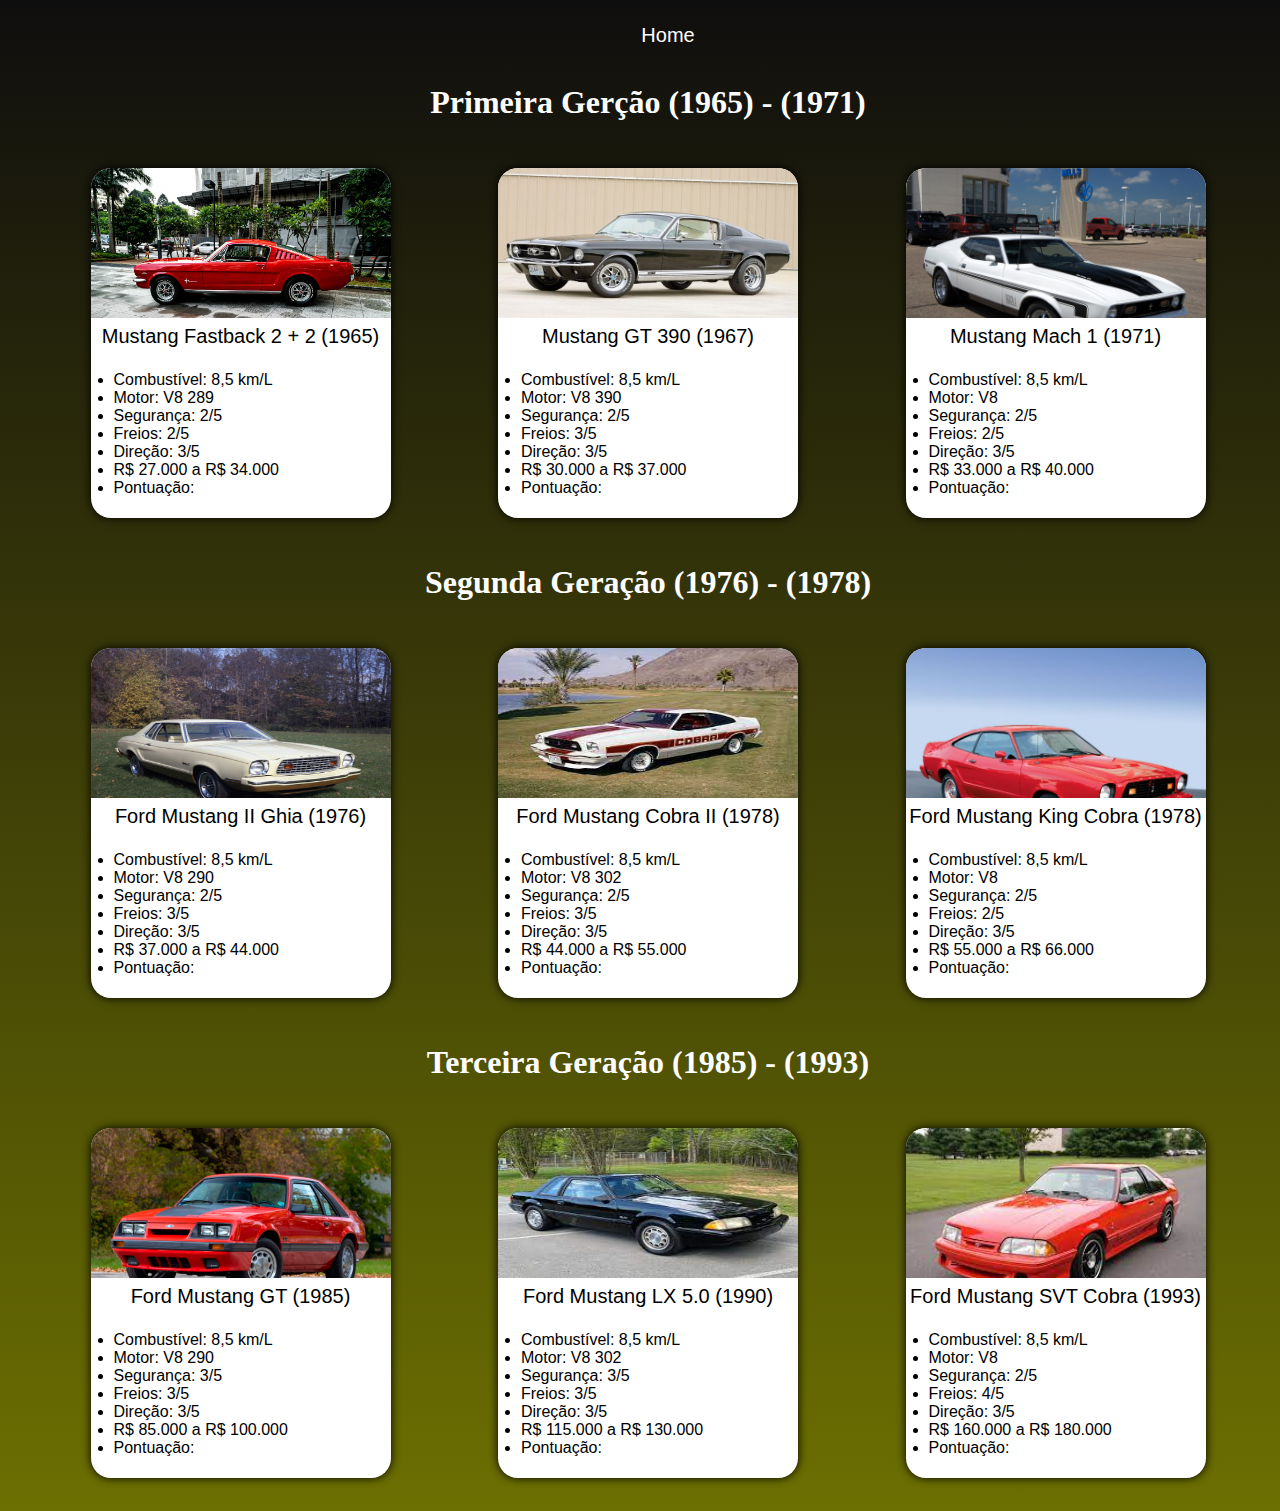
<file: prova/retro.html>
<!DOCTYPE html>
<html lang="en">
<head>
     <meta charset="UTF-8">
     <meta name="viewport" content="width=device-width, initial-scale=1.0">
     <title>Retro</title>
     <link rel="stylesheet" href="css/retro_style.css">
     <link rel="stylesheet" href="https://cdnjs.cloudflare.com/ajax/libs/font-awesome/6.4.2/css/all.min.css" integrity="sha512-z3gLpd7yknf1YoNbCzqRKc4qyor8gaKU1qmn+CShxbuBusANI9QpRohGBreCFkKxLhei6S9CQXFEbbKuqLg0DA==" crossorigin="anonymous" referrerpolicy="no-referrer" />

     <link rel="stylesheet" href="https://cdnjs.cloudflare.com/ajax/libs/font-awesome/6.4.2/css/all.min.css" integrity="sha512-z3gLpd7yknf1YoNbCzqRKc4qyor8gaKU1qmn+CShxbuBusANI9QpRohGBreCFkKxLhei6S9CQXFEbbKuqLg0DA==" crossorigin="anonymous" referrerpolicy="no-referrer" />
</head>
<body>
     <header class="header">
          <div class="navbar">
               <ul>
                    <li><a href="index.html">Home</a></li>
               </ul>
          </div>	
     </header>

     <h1>Primeira Gerção (1965) - (1971)</h1>
     <div class="container">
          <div class="card">
               <div class="card-header">
                    <img src="img/img_retro/must1.webp", height="180px">
               </div>
               <div class="card-body">
                    Mustang Fastback 2 + 2 (1965)
               </div>
               <div class="card-info">
                         <li>Combustível: 8,5 km/L</li>
                         <li>Motor: V8 289</li>
                         <li>Segurança: 2/5</li>
                         <li>Freios: 2/5</li>
                         <li>Direção: 3/5</li>
                         <li>R$ 27.000 a R$ 34.000</li>
                         <li>Pontuação:
                              <i class="fa-solid fa-star" style="color: #eeff00;"></i>
                              <i class="fa-solid fa-star" style="color: #eeff00;"></i>
                              <i class="fa-solid fa-star-half-stroke" style="color: #eeff00;"></i>
                              <i class="fa-solid fa-star"></i>
                              <i class="fa-solid fa-star"></i>
                         </li>
               </div>
  
          </div>
          <div class="card">
               <div class="card-header">
                    <img src="img/img_retro/Ford Mustang GT 390 (1967).jpg", height="150px">
               </div>
               <div class="card-body">
                    Mustang GT 390 (1967)
               </div>
               <div class="card-info">
                    <li>Combustível: 8,5 km/L</li>
                    <li>Motor: V8 390</li>
                    <li>Segurança: 2/5</li>
                    <li>Freios: 3/5</li>
                    <li>Direção: 3/5</li>
                    <li>R$ 30.000 a R$ 37.000</li>
                    <li>Pontuação:
                         <i class="fa-solid fa-star" style="color: #eeff00;"></i>
                         <i class="fa-solid fa-star" style="color: #eeff00;"></i>
                         <i class="fa-solid fa-star-half-stroke" style="color: #eeff00;"></i>
                         <i class="fa-solid fa-star"></i>
                         <i class="fa-solid fa-star"></i>
                    </li>
               </div>
          </div>
          <div class="card ">
               <div class="card-header">
                    <img src="img/img_retro/Ford Mustang Mach 1 (1971).jpg">
               </div>
               <div class="card-body">
                    Mustang Mach 1 (1971)
               </div>
               <div class="card-info">
                    <li>Combustível: 8,5 km/L</li>
                    <li>Motor: V8</li>
                    <li>Segurança: 2/5</li>
                    <li>Freios: 2/5</li>
                    <li>Direção: 3/5</li>
                    <li>R$ 33.000 a R$ 40.000</li>
                    <li>Pontuação:
                         <i class="fa-solid fa-star" style="color: #eeff00;"></i>
                         <i class="fa-solid fa-star" style="color: #eeff00;"></i>
                         <i class="fa-solid fa-star-half-stroke" style="color: #eeff00;"></i>
                         <i class="fa-solid fa-star"></i>
                         <i class="fa-solid fa-star"></i>
                    </li>
               </div>

          </div>
     </div>
     <h1>Segunda Geração (1976) - (1978)</h1>
     <div class="container">
          <div class="card">
               <div class="card-header">
                    <img src="img/img_retro/Ford Mustang II Ghia (1976).jpg", height="180px">
               </div>
               <div class="card-body">
                    Ford Mustang II Ghia (1976)
               </div>
               <div class="card-info">
                    <li>Combustível: 8,5 km/L</li>
                    <li>Motor: V8 290</li>
                    <li>Segurança: 2/5</li>
                    <li>Freios: 3/5</li>
                    <li>Direção: 3/5</li>
                    <li>R$ 37.000 a R$ 44.000</li>
                    <li>Pontuação:
                         <i class="fa-solid fa-star" style="color: #eeff00;"></i>
                         <i class="fa-solid fa-star" style="color: #eeff00;"></i>
                         <i class="fa-solid fa-star-half-stroke" style="color: #eeff00;"></i>
                         <i class="fa-solid fa-star"></i>
                         <i class="fa-solid fa-star"></i>
                    </li>
               </div>

          </div>
          <div class="card">
               <div class="card-header">
                    <img src="img/img_retro/Ford Mustang Cobra II (1978).jpg", height="150px">
               </div>
               <div class="card-body">
                    Ford Mustang Cobra II (1978)
               </div>
               <div class="card-info">
                    <li>Combustível: 8,5 km/L</li>
                    <li>Motor: V8 302</li>
                    <li>Segurança: 2/5</li>
                    <li>Freios: 3/5</li>
                    <li>Direção: 3/5</li>
                    <li>R$ 44.000 a R$ 55.000</li>
                    <li>Pontuação:
                    <i class="fa-solid fa-star" style="color: #eeff00;"></i>
                    <i class="fa-solid fa-star" style="color: #eeff00;"></i>
                    <i class="fa-solid fa-star-half-stroke" style="color: #eeff00;"></i>
                    <i class="fa-solid fa-star"></i>
                    <i class="fa-solid fa-star"></i>
                    </li>
               </div>
               </div>
          <div class="card ">
               <div class="card-header">
                    <img src="img/img_retro/Ford Mustang King Cobra (1978).avif">
               </div>
               <div class="card-body">
                    Ford Mustang King Cobra (1978)
               </div>
               <div class="card-info">
                    <li>Combustível: 8,5 km/L</li>
                    <li>Motor: V8</li>
                    <li>Segurança: 2/5</li>
                    <li>Freios: 2/5</li>
                    <li>Direção: 3/5</li>
                    <li>R$ 55.000 a R$ 66.000</li>
                    <li>Pontuação:
                         <i class="fa-solid fa-star" style="color: #eeff00;"></i>
                         <i class="fa-solid fa-star" style="color: #eeff00;"></i>
                         <i class="fa-solid fa-star-half-stroke" style="color: #eeff00;"></i>
                         <i class="fa-solid fa-star"></i>
                         <i class="fa-solid fa-star"></i>        
                    </li>
               </div>

          </div>
     </div>
     <h1>Terceira Geração (1985) - (1993)</h1>
     <div class="container">
          <div class="card">
               <div class="card-header">
                    <img src="img/img_retro/Ford Mustang GT (1985).jpg", height="180px">
               </div>
               <div class="card-body">
                    Ford Mustang GT (1985)
               </div>
               <div class="card-info">
                    <li>Combustível: 8,5 km/L</li>
                    <li>Motor: V8 290</li>
                    <li>Segurança: 3/5</li>
                    <li>Freios: 3/5</li>
                    <li>Direção: 3/5</li>
                    <li>R$ 85.000 a R$ 100.000</li>
                    <li>Pontuação:
                         <i class="fa-solid fa-star" style="color: #eeff00;"></i>
                         <i class="fa-solid fa-star" style="color: #eeff00;"></i>
                         <i class="fa-solid fa-star" style="color: #eeff00;"></i>
                         <i class="fa-solid fa-star"></i>
                         <i class="fa-solid fa-star"></i>
                    </li>
               </div>

          </div>
          <div class="card">
               <div class="card-header">
                    <img src="img/img_retro/Ford Mustang LX 5.0 (1990).jpg", height="150px">
               </div>
               <div class="card-body">
                    Ford Mustang LX 5.0 (1990)
               </div>
               <div class="card-info">
                    <li>Combustível: 8,5 km/L</li>
                    <li>Motor: V8 302</li>
                    <li>Segurança: 3/5</li>
                    <li>Freios: 3/5</li>
                    <li>Direção: 3/5</li>
                    <li>R$ 115.000 a R$ 130.000</li>
                    <li>Pontuação:
                    <i class="fa-solid fa-star" style="color: #eeff00;"></i>
                    <i class="fa-solid fa-star" style="color: #eeff00;"></i>
                    <i class="fa-solid fa-star" style="color: #eeff00;"></i>
                    <i class="fa-solid fa-star-half-stroke" style="color: #eeff00;"></i>
                    <i class="fa-solid fa-star"></i>
                    </li>
               </div>
               </div>
          <div class="card ">
               <div class="card-header">
                    <img src="img/img_retro/Ford Mustang SVT Cobra (1993).jpg">
               </div>
               <div class="card-body">
                    Ford Mustang SVT Cobra (1993)
               </div>
               <div class="card-info">
                    <li>Combustível: 8,5 km/L</li>
                    <li>Motor: V8</li>
                    <li>Segurança: 2/5</li>
                    <li>Freios: 4/5</li>
                    <li>Direção: 3/5</li>
                    <li>R$ 160.000 a R$ 180.000</li>
                    <li>Pontuação:
                         <i class="fa-solid fa-star" style="color: #eeff00;"></i>
                         <i class="fa-solid fa-star" style="color: #eeff00;"></i>
                         <i class="fa-solid fa-star-half-stroke" style="color: #eeff00;"></i>
                         <i class="fa-solid fa-star"></i>
                         <i class="fa-solid fa-star"></i>        
                    </li>
               </div>

          </div>

     </div>

</body>
</html>
</file>
<file: curriculo/style.css>
body{
    font-family: 'Arial', sans-serif;
    font-size: 30px;
    color: white;
    background-color: rgb(53, 6, 92);
    margin: 0px;
    padding: 0px;
}
header{
    background: linear-gradient(45deg,#00878f,#62aeb2);
    color: black;
    text-align: center;
    padding: 20px;
    box-shadow: 0 16px 8px 0 rgba(0, 0, 0, 0.5);

}
a{
  color: blue;  
}
header img{
    border-radius: 50%;
    width: 150px;
    height: 150px;
    border: 3px solid rgb(22, 3, 92);
}
footer img{
    width: 100%;
    height: 250px;
}
header img:hover{
    transform: scale(1.5);
}
section{
    margin: 20px;
    padding: 20px;
    background: wheat;
    color: black;
    font-family: Arial, Helvetica, sans-serif;
    border-radius: 10px;
    box-shadow: 0  16px 5px 0 rgba(5, 63, 255, 0.5);
}
section:hover{
    box-shadow: 0 10px 10px 0 rgba(252, 7, 7, 0.3);
    cursor: pointer;
    color: blue;
}
</file>
<file: prova/css/atual_style.css>
body{
     background: linear-gradient(#0f0e0e, #0e016f);
     background-repeat: no-repeat;
     height: 100%;
     width: 100%;
}

.navbar{
     display: flex;
     justify-content: center;
     align-items: center;
     flex-direction: column;
}
.navbar ul{
	display: flex;
	justify-content: center;
	align-items: center;
	list-style: none;
	gap: 20px;
}
.navbar a{
	text-decoration: none;
	font-size: 20px;
	font-family: Impact, Haettenschweiler, sans-serif;
	color: white;
}
.card{
	width: 300px;
	height: 350px;
	margin: 25px;
	background-color: white;
	border-radius: 20px;
	overflow: hidden;
	box-shadow: 0px 0px 10px black;
}
.card-header{
	width: 100%;
	height: 150px;
	overflow: hidden;
}
.card-header img{
     width: 100%;
     
}
.card-header img:hover{
	transform: scale(1.3);
	cursor: zoom-in;
}

.card-body{
     margin-top: 7px;
     text-align: center;
	font-size: 20px;
	font-family: Impact, Haettenschweiler, sans-serif;
	color: black;
}
.card-footer{
	height: 150px;
	padding: 5px;
	text-align: center;
	background-color: #0f0e0e;
	color: blue;
}
.card-footer a{
	color: white;
	display: block;
	text-decoration: none;
	font-family: sans-serif;
	font-weight: 600;
}
.card-info{
     padding: 11px;
     margin: 12px;
     font-family: 'Franklin Gothic Medium', 'Arial Narrow', Arial, sans-serif;
     font-weight: 300;
}

.container{
	width: 100%;
	display: flex;
	justify-content: space-evenly;
	flex-wrap: wrap;	
}
h1{
     text-align: center;     
     color: white;
     font-family: 'Times New Roman', Times, serif;
     font-weight: 600;
}
p{
     text-align: center;
     background-color: white;
     color: black;
     font-family: 'Franklin Gothic Medium', 'Arial Narrow', Arial, sans-serif;
     font-weight: 500;
}
</file>
<file: prova/css/retro_style.css>
body{
     background: linear-gradient(#0f0e0e, #6c6f01);
     background-repeat: no-repeat;
     height: 100%;
     width: 100%;
}

.navbar{
     display: flex;
     justify-content: center;
     align-items: center;
     flex-direction: column;
}
.navbar ul{
	display: flex;
	justify-content: center;
	align-items: center;
	list-style: none;
	gap: 20px;
}
.navbar a{
	text-decoration: none;
	font-size: 20px;
	font-family: Impact, Haettenschweiler, sans-serif;
	color: white;
}
.card{
	width: 300px;
	height: 350px;
	margin: 25px;
	background-color: white;
	border-radius: 20px;
	overflow: hidden;
	box-shadow: 0px 0px 10px black;
}
.card-header{
	width: 100%;
	height: 150px;
	overflow: hidden;
}
.card-header img{
     width: 100%;
     
}
.card-header img:hover{
	transform: scale(1.3);
	cursor: zoom-in;
}

.card-body{
     margin-top: 7px;
     text-align: center;
	font-size: 20px;
	font-family: Impact, Haettenschweiler, sans-serif;
	color: black;
}
.card-footer{
	height: 150px;
	padding: 5px;
	text-align: center;
	background-color: #0f0e0e;
	color: blue;
}
.card-footer a{
	color: white;
	display: block;
	text-decoration: none;
	font-family: sans-serif;
	font-weight: 600;
}
.card-info{
     padding: 11px;
     margin: 12px;
     font-family: 'Franklin Gothic Medium', 'Arial Narrow', Arial, sans-serif;
     font-weight: 300;
}

.container{
	width: 100%;
	display: flex;
	justify-content: space-evenly;
	flex-wrap: wrap;	
}
h1{
     text-align: center;     
     color: white;
     font-family: 'Times New Roman', Times, serif;
     font-weight: 600;
}
p{
     text-align: center;
     background-color: white;
     color: black;
     font-family: 'Franklin Gothic Medium', 'Arial Narrow', Arial, sans-serif;
     font-weight: 500;
}
.contato{
	margin: 20px;
	padding: 20px;
	background: black;
	color: white;
	font-family: Arial, Helvetica, sans-serif;
	border-radius: 10px;
	display: grid;
	grid-template-columns: 100px 100px 100px;
	justify-content: center;
}
</file>
